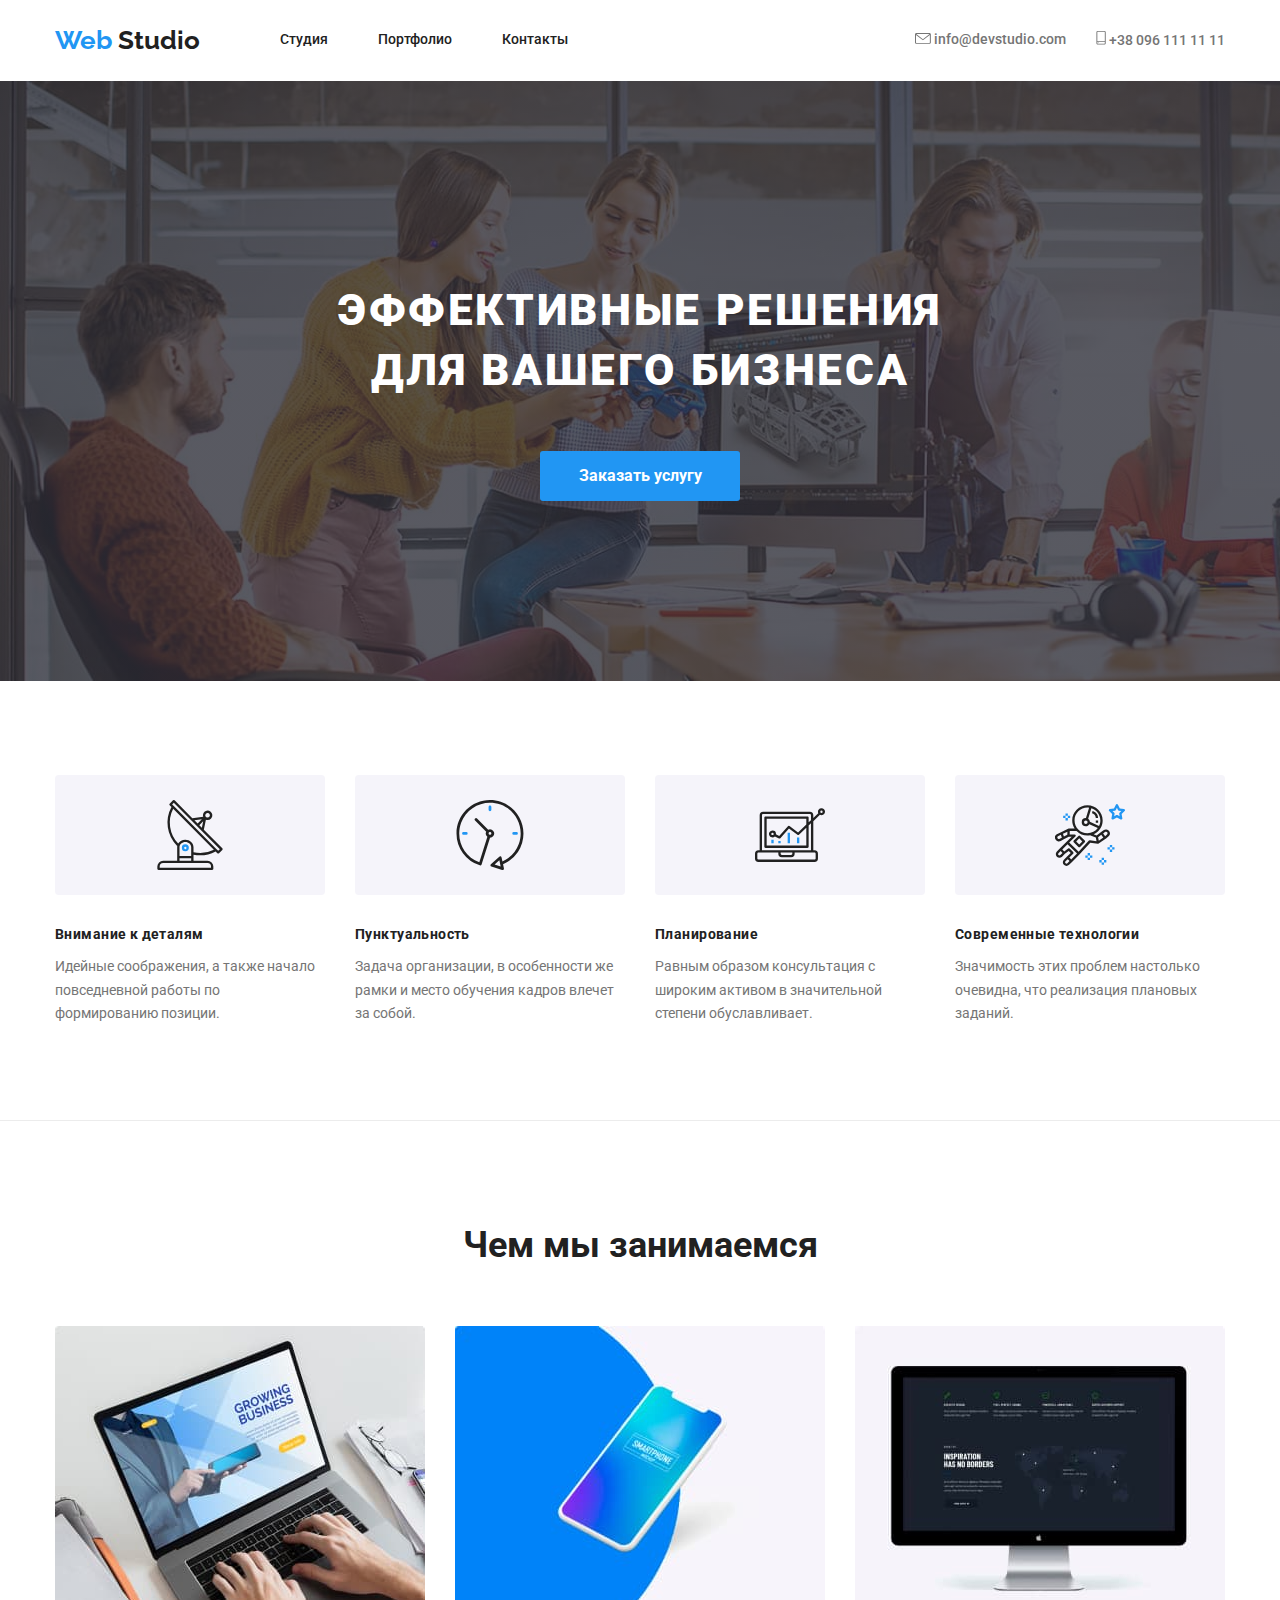
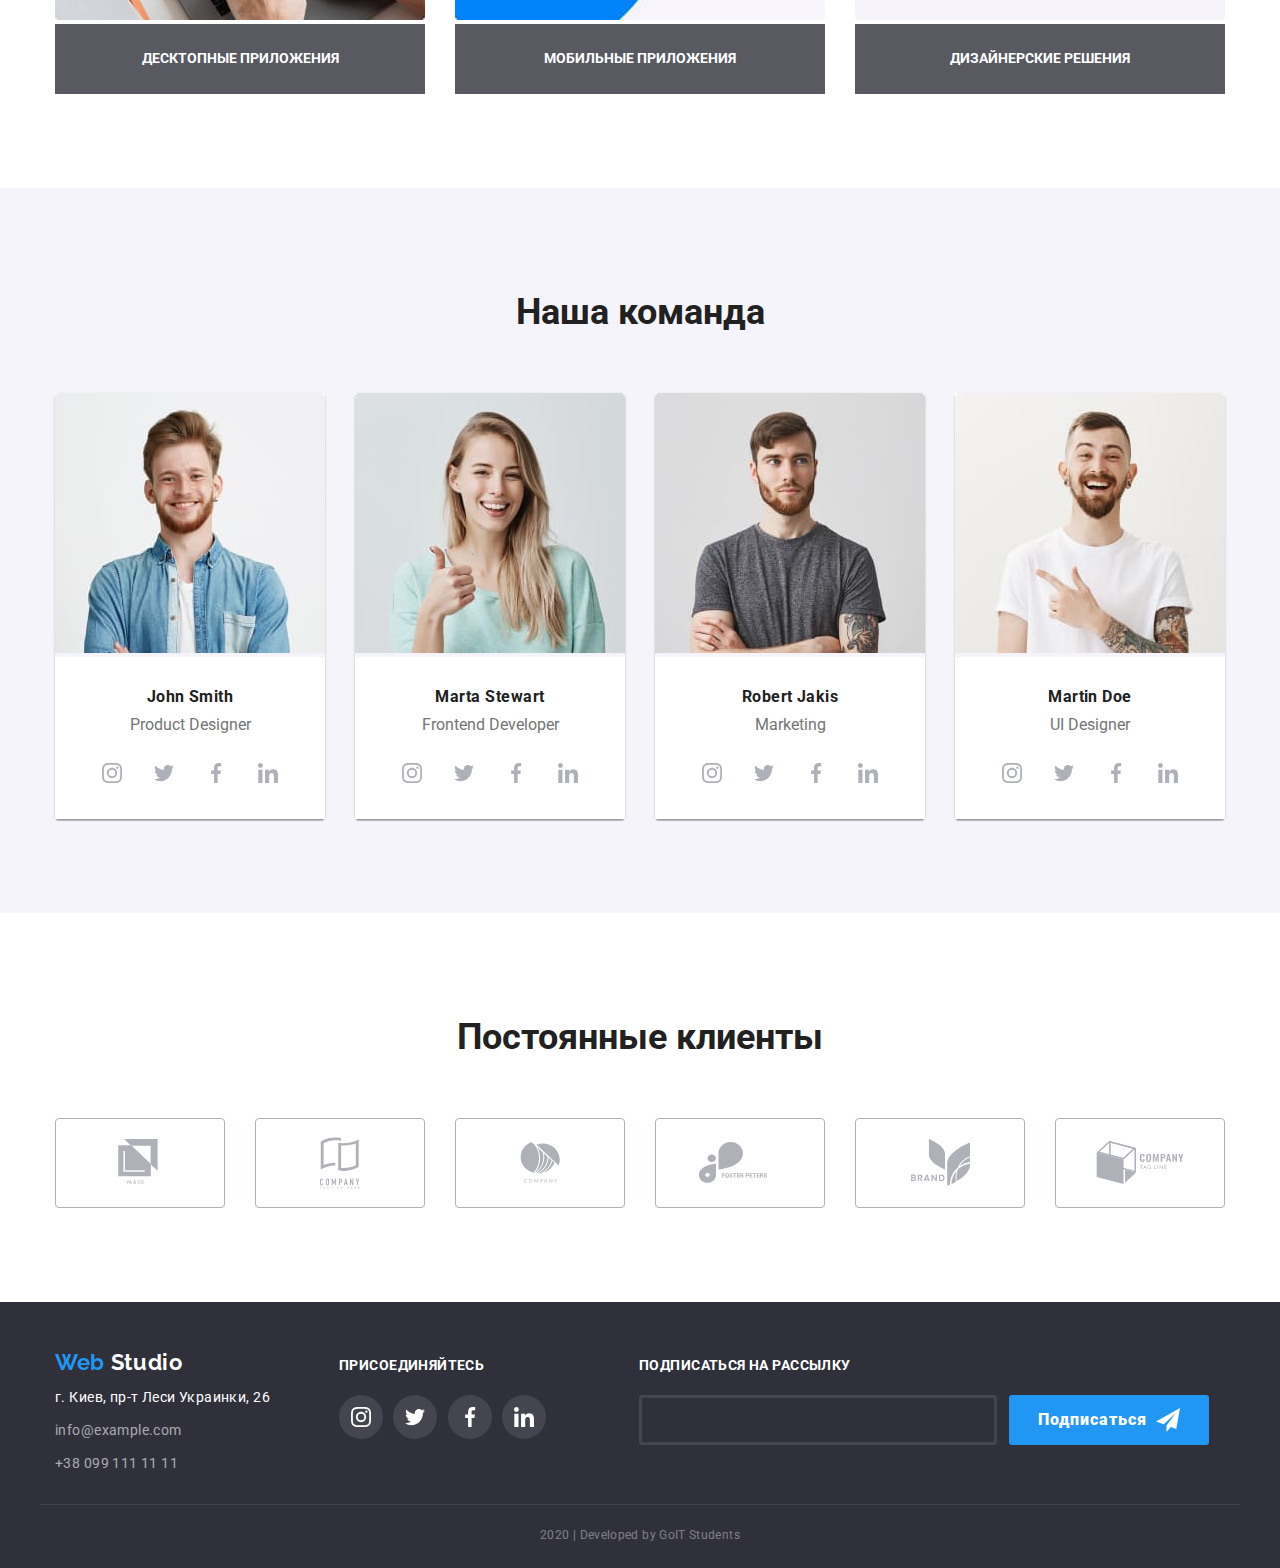
<file: index.html>
<!DOCTYPE html>
<html lang="en">
  <head>
    <meta charset="UTF-8" />
    <meta name="viewport" content="width=device-width, initial-scale=1.0" />
    <title>Document</title>
    <link
      href="https://fonts.googleapis.com/css2?family=Raleway:wght@700&family=Roboto:wght@400;500;700;900&display=swap"
      rel="stylesheet"
    />
    <link
      rel="stylesheet"
      href="https://cdnjs.cloudflare.com/ajax/libs/modern-normalize/0.6.0/modern-normalize.min.css"
    />
    <link rel="stylesheet" href="./styles/styles.css" />
  </head>
  <body class="body">
    <!--Header-->
    <header class="header">
      <div class="header-container container">
        <nav class="page-nav">
          <a class="nav-logo" href="./index.html">Web <span>Studio</span></a>
          <ul class="nav-list">
            <li class="item"><a class="link" href="./index.html">Студия</a></li>
            <li class="item">
              <a class="link" href="./portfolio.html">Портфолио</a>
            </li>
            <li class="item"><a class="link" href="">Контакты</a></li>
          </ul>
        </nav>
        <!--Contacts-->
        <ul class="nav-contacts">
          <li class="item">
            <a class="link" href="mailto:info@devstudio.com"
              ><svg class="icon icon-mail" width="16" height="11">
                <use href="./images/symbol-defs.svg#icon-mail"></use>
              </svg>
              info@devstudio.com</a
            >
          </li>
          <li class="item">
            <a class="link" href="tel:+38 096 111 11 11"
              ><svg class="icon icon-tel" width="10" height="14">
                <use href="./images/symbol-defs.svg#icon-tel"></use>
              </svg>
              +38 096 111 11 11
            </a>
          </li>
        </ul>
      </div>
    </header>
    <main class="main-index">
      <!--Hero-->
      <section class="hero">
        <h1 class="hero-title">
          Эффективные решения для вашего бизнеса
        </h1>
        <a class="hero-button" href="">Заказать услугу</a>
      </section>
      <!--Преимущества-->
      <section class="features">
        <div class="container">
          <h2 class="feature-title">Преимущества</h2>
          <ul class="features-list list-flex">
            <li class="list-item icon-antena">
              <h3>Внимание к деталям</h3>
              <p>
                Идейные соображения, а также начало повседневной работы по
                формированию позиции.
              </p>
            </li>
            <li class="list-item icon-clock">
              <h3>Пунктуальность</h3>
              <p>
                Задача организации, в особенности же рамки и место обучения
                кадров влечет за собой.
              </p>
            </li>
            <li class="list-item icon-diagram">
              <h3>Планирование</h3>
              <p>
                Равным образом консультация с широким активом в значительной
                степени обуславливает.
              </p>
            </li>
            <li class="list-item icon-astronaut">
              <h3>Современные технологии</h3>
              <p>
                Значимость этих проблем настолько очевидна, что реализация
                плановых заданий.
              </p>
            </li>
          </ul>
        </div>
      </section>
      <!--Чем мы занимаемся-->
      <section class="features-work">
        <div class="work-container container">
          <h2>Чем мы занимаемся</h2>
          <ul class="work-list list-flex">
            <li class="list-item">
              <a href=""
                ><img
                  src="./images/noutbuk.jpg"
                  alt="ноутбук"
                  title="ноутбук"
                />
                <p>Десктопные приложения</p></a
              >
            </li>
            <li class="list-item">
              <a href=""
                ><img
                  src="./images/mobile.jpg"
                  alt="смартфон"
                  title="смартфон"
                />
                <p>Мобильные приложения</p></a
              >
            </li>
            <li class="list-item">
              <a href=""
                ><img
                  src="./images/computer.jpg"
                  alt="компьютер"
                  title="компьютер"
                />
                <p>Дизайнерские решения</p>
              </a>
            </li>
          </ul>
        </div>
      </section>
      <!--Наша команда-->
      <section class="section-team">
        <div class="container">
          <h2>Наша команда</h2>
          <ul class="team-list list-flex">
            <li class="list-item">
              <img src="./images/john-smith.jpg" alt="John Smith" />
              <div class="team-card">
                <h3>John Smith</h3>
                <p>Product Designer</p>
                <ul class="social">
                  <li>
                    <a class="team-social-link" href="https://www.instagram.com"
                      ><svg class="icon">
                        <use href="./images/symbol-defs.svg#icon-instagram " />
                      </svg>
                    </a>
                  </li>
                  <li>
                    <a class="team-social-link" href="https://www.twitter.com/"
                      ><svg class="icon">
                        <use href="./images/symbol-defs.svg#icon-twitter " />
                      </svg>
                    </a>
                  </li>
                  <li>
                    <a class="team-social-link" href="https://www.facebook.com/"
                      ><svg class="icon">
                        <use href="./images/symbol-defs.svg#icon-facebook " />
                      </svg>
                    </a>
                  </li>
                  <li>
                    <a
                      class="team-social-link"
                      href="https://https://www.linkedin.com/"
                      ><svg class="icon">
                        <use href="./images/symbol-defs.svg#icon-linkedin " />
                      </svg>
                    </a>
                  </li>
                </ul>
              </div>
            </li>

            <li class="list-item">
              <img src="./images/marta-stewart.jpg" alt="Marta Stewart" />
              <div class="team-card">
                <h3>Marta Stewart</h3>
                <p>Frontend Developer</p>
                <ul class="social">
                  <li>
                    <a class="team-social-link" href="https://www.instagram.com"
                      ><svg class="icon">
                        <use href="./images/symbol-defs.svg#icon-instagram " />
                      </svg>
                    </a>
                  </li>
                  <li>
                    <a class="team-social-link" href="https://www.twitter.com/"
                      ><svg class="icon">
                        <use href="./images/symbol-defs.svg#icon-twitter " />
                      </svg>
                    </a>
                  </li>
                  <li>
                    <a class="team-social-link" href="https://www.facebook.com/"
                      ><svg class="icon">
                        <use href="./images/symbol-defs.svg#icon-facebook " />
                      </svg>
                    </a>
                  </li>
                  <li>
                    <a
                      class="team-social-link"
                      href="https://https://www.linkedin.com/"
                      ><svg class="icon">
                        <use href="./images/symbol-defs.svg#icon-linkedin " />
                      </svg>
                    </a>
                  </li>
                </ul>
              </div>
            </li>
            <li class="list-item">
              <img src="./images/robert-jakis.jpg" alt="Robert Jakis" />
              <div class="team-card">
                <h3>Robert Jakis</h3>
                <p>Marketing</p>
                <ul class="social">
                  <li>
                    <a class="team-social-link" href="https://www.instagram.com"
                      ><svg class="icon">
                        <use href="./images/symbol-defs.svg#icon-instagram " />
                      </svg>
                    </a>
                  </li>
                  <li>
                    <a class="team-social-link" href="https://www.twitter.com/"
                      ><svg class="icon">
                        <use href="./images/symbol-defs.svg#icon-twitter " />
                      </svg>
                    </a>
                  </li>
                  <li>
                    <a class="team-social-link" href="https://www.facebook.com/"
                      ><svg class="icon">
                        <use href="./images/symbol-defs.svg#icon-facebook " />
                      </svg>
                    </a>
                  </li>
                  <li>
                    <a
                      class="team-social-link"
                      href="https://https://www.linkedin.com/"
                      ><svg class="icon">
                        <use href="./images/symbol-defs.svg#icon-linkedin " />
                      </svg>
                    </a>
                  </li>
                </ul>
              </div>
            </li>
            <li class="list-item">
              <img src="./images/martin-doe.jpg" alt="Martin Doe" />
              <div class="team-card">
                <h3>Martin Doe</h3>
                <p>UI Designer</p>
                <ul class="social">
                  <li>
                    <a class="team-social-link" href="https://www.instagram.com"
                      ><svg class="icon">
                        <use href="./images/symbol-defs.svg#icon-instagram " />
                      </svg>
                    </a>
                  </li>
                  <li>
                    <a class="team-social-link" href="https://www.twitter.com/"
                      ><svg class="icon">
                        <use href="./images/symbol-defs.svg#icon-twitter " />
                      </svg>
                    </a>
                  </li>
                  <li>
                    <a class="team-social-link" href="https://www.facebook.com/"
                      ><svg class="icon">
                        <use href="./images/symbol-defs.svg#icon-facebook " />
                      </svg>
                    </a>
                  </li>
                  <li>
                    <a
                      class="team-social-link"
                      href="https://https://www.linkedin.com/"
                      ><svg class="icon">
                        <use href="./images/symbol-defs.svg#icon-linkedin " />
                      </svg>
                    </a>
                  </li>
                </ul>
              </div>
            </li>
          </ul>
        </div>
      </section>
      <!--Постоянные клиенты-->
      <section class="clients">
        <div class="clients-container container">
          <h2>Постоянные клиенты</h2>
          <ul class="client-list list-flex">
            <li class="list-item">
              <a class="clients-link" href=""
                ><svg class="icon-clients" width="44" height="48">
                  <use href="./images/symbol-defs.svg#icon-logo-1 " />
                </svg>
              </a>
            </li>
            <li class="list-item">
              <a class="clients-link" href=""
                ><svg class="icon-clients" width="40" height="52">
                  <use href="./images/symbol-defs.svg#icon-logo-2 " />
                </svg>
              </a>
            </li>
            <li class="list-item">
              <a class="clients-link" href=""
                ><svg class="icon-clients" width="41" height="41">
                  <use href="./images/symbol-defs.svg#icon-logo-3 " />
                </svg>
              </a>
            </li>
            <li class="list-item">
              <a class="clients-link" href=""
                ><svg class="icon-clients" width="82" height="41">
                  <use href="./images/symbol-defs.svg#icon-logo-4 " />
                </svg>
              </a>
            </li>
            <li class="list-item">
              <a class="clients-link" href=""
                ><svg class="icon-clients" width="59" height="47">
                  <use href="./images/symbol-defs.svg#icon-logo-5 " />
                </svg>
              </a>
            </li>
            <li class="list-item">
              <a class="clients-link" href=""
                ><svg class="icon-clients" width="88" height="44">
                  <use href="./images/symbol-defs.svg#icon-logo-6 " />
                </svg>
              </a>
            </li>
          </ul>
        </div>
      </section>
    </main>
    <!--Футер-->
    <footer class="footer-section">
      <div class="footer container">
        <div>
          <a class="footer-link" href="/">Web <span> Studio</span></a>
          <address class="footer-adress">
            <p class="adress">г. Киев, пр-т Леси Украинки, 26</p>
            <a class="mail" href="">info@example.com</a>
            <a class="telephone" href="">+38 099 111 11 11</a>
          </address>
        </div>
        <div class="footer-social">
          <b>Присоединяйтесь</b>
          <ul class="list">
            <li>
              <a class="footer-social-link" href="https://www.instagram.com"
                ><svg class="icon">
                  <use href="./images/symbol-defs.svg#icon-instagram " />
                </svg>
              </a>
            </li>
            <li>
              <a class="footer-social-link" href="https://www.twitter.com/"
                ><svg class="icon">
                  <use href="./images/symbol-defs.svg#icon-twitter " />
                </svg>
              </a>
            </li>
            <li>
              <a class="footer-social-link" href="https://www.facebook.com/"
                ><svg class="icon">
                  <use href="./images/symbol-defs.svg#icon-facebook " />
                </svg>
              </a>
            </li>
            <li>
              <a
                class="footer-social-link"
                href="https://https://www.linkedin.com/"
              >
                <svg class="icon">
                  <use href="./images/symbol-defs.svg#icon-linkedin " />
                </svg>
              </a>
            </li>
          </ul>
        </div>
        <div class="subscribe">
          <b>Подписаться на рассылку</b>
          <div class="footer-form">
            <input class="input" type="text" />
            <button class="footer-button">
              Подписаться
              <svg class="icon-telegram">
                <use href="./images/symbol-defs.svg#icon-telegram " />
              </svg>
            </button>
          </div>
        </div>
      </div>
      <p class="copyright container">2020 | Developed by GoIT Students</p>
    </footer>
  </body>
</html>
</file>
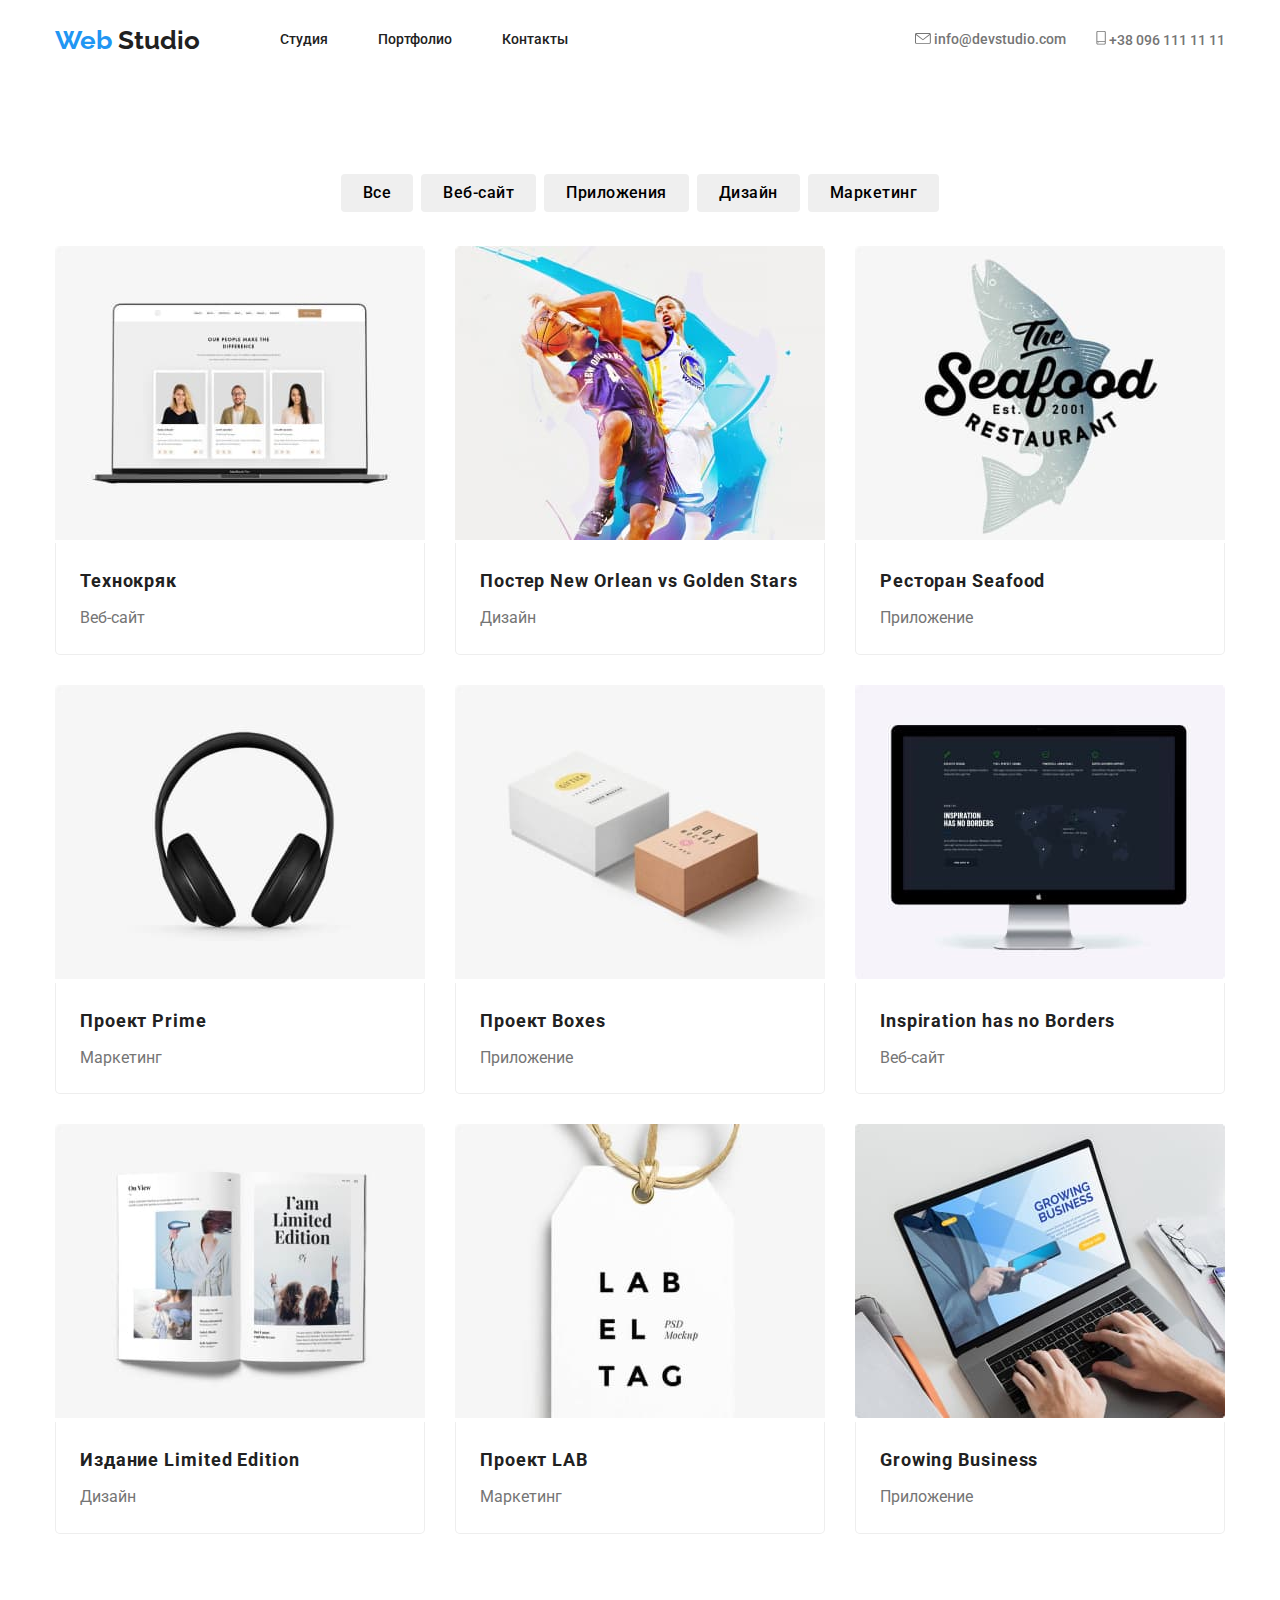
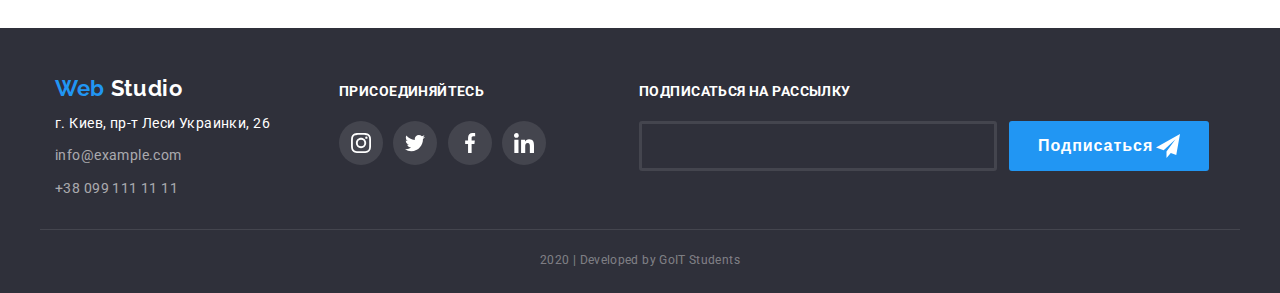
<file: portfolio.html>
<!DOCTYPE html>
<html lang="en">
  <head>
    <meta charset="UTF-8" />
    <meta name="viewport" content="width=device-width, initial-scale=1.0" />
    <title>Document</title>
    <link rel="stylesheet" href="./styles/styles.css" />
    <link
      href="https://fonts.googleapis.com/css2?family=Raleway:wght@700&family=Roboto:wght@400;500;700;900&display=swap"
      rel="stylesheet"
    />
  </head>
  <body class="body">
    <!--Header-->
    <header class="header">
      <div class="header-container container">
        <nav class="page-nav">
          <a class="nav-logo" href="./index.html">Web <span>Studio</span></a>
          <ul class="nav-list">
            <li class="item"><a class="link" href="./index.html">Студия</a></li>
            <li class="item">
              <a class="link" href="./portfolio.html">Портфолио</a>
            </li>
            <li class="item"><a class="link" href="">Контакты</a></li>
          </ul>
        </nav>
        <!--Contacts-->
        <ul class="nav-contacts">
          <li class="item">
            <a class="link" href="mailto:info@devstudio.com
"
              ><svg class="icon icon-mail" width="16" height="11">
                <use href="./images/symbol-defs.svg#icon-mail"></use>
              </svg>
              info@devstudio.com</a
            >
          </li>
          <li class="item">
            <a class="link" href="tel:+38 096 111 11 11"
              ><svg class="icon icon-tel" width="10" height="14">
                <use href="./images/symbol-defs.svg#icon-tel"></use>
              </svg>
              +38 096 111 11 11
            </a>
          </li>
        </ul>
      </div>
    </header>
    <!--Основной контент-->
    <main>
      <section class="portfolio">
        <div class="container">
          <h1 class="title-portf">Заголовок</h1>
          <ul class="list-button">
            <li class="list-item"><button type="button">Все</button></li>
            <li class="list-item"><button type="button">Веб-сайт</button></li>
            <li class="list-item"><button type="button">Приложения</button></li>
            <li class="list-item"><button type="button">Дизайн</button></li>
            <li class="list-item"><button type="button">Маркетинг</button></li>
          </ul>
        </div>
      </section>
      <section class="content">
        <div class="content-container container">
          <ul class="list-content">
            <li class="list-item">
              <a href="">
                <img src="./images/Technokrjak.jpg" alt="Ноутбук" />
                <!-- <p>
                  Технокряк это современная площадка распространения
                  коронавируса. Компании используют эту платформу для цифрового
                  шпионажа и атак на защищённые сервера конкурентов.
                </p> -->
                <div class="content-name"><h2 class="title">Технокряк</h2>
                <p>Веб-сайт</p></a
              ></div>
            </li>
            <li class="list-item">
              <a href=""
                ><img src="./images/Basket.jpg" alt="Баскетбол" />
                <!-- <p>
                  Технокряк это современная площадка распространения
                  коронавируса. Компании используют эту платформу для цифрового
                  шпионажа и атак на защищённые сервера конкурентов.
                </p> -->
                <div class="content-name"><h2 class="title">Постер New Orlean vs Golden Stars</h2>
                <p>Дизайн</p></a
              ></div>
            </li>
            <li class="list-item">
              <a href=""
                ><img src="./images/seafood.jpg" alt="Лого ресторана" />
                <!-- <p>
                  Технокряк это современная площадка распространения
                  коронавируса. Компании используют эту платформу для цифрового
                  шпионажа и атак на защищённые сервера конкурентов.
                </p> -->
                <div class="content-name"><h2 class="title">Ресторан Seafood</h2>
                <p>Приложение</p></a
              ></div>
            </li>
            <li class="list-item">
              <a href=""
                ><img src="./images/headphones.jpg" alt="Наушники" />
                <!-- <p>
                  Технокряк это современная площадка распространения
                  коронавируса. Компании используют эту платформу для цифрового
                  шпионажа и атак на защищённые сервера конкурентов.
                </p> -->
                <div class="content-name"><h2 class="title">Проект Prime</h2>
                <p>Маркетинг</p></a
              ></div>
            </li>
            <li class="list-item">
              <a href=""
                ><img src="./images/box.jpg" alt="Коробки" />
                <!-- <p>
                  Технокряк это современная площадка распространения
                  коронавируса. Компании используют эту платформу для цифрового
                  шпионажа и атак на защищённые сервера конкурентов.
                </p> -->
                <div class="content-name"><h2 class="title">Проект Boxes</h2>
                <p>Приложение</p></a
              ></div>
            </li>
            <li class="list-item">
              <a href=""
                ><img src="./images/computer.jpg" alt="Компьютер" />
                <!-- <p> 
                  Технокряк это современная площадка распространения
                  коронавируса. Компании используют эту платформу для цифрового
                  шпионажа и атак на защищённые сервера конкурентов.
                </p> -->
                <div class="content-name"><h2 class="title">Inspiration has no Borders</h2>
                <p>Веб-сайт</p></a
              ></div>
            </li>
            <li class="list-item">
              <a href=""
                ><img src="./images/journal.jpg" alt="Журнал" />
                <!--  <p>
                  Технокряк это современная площадка распространения
                  коронавируса. Компании используют эту платформу для цифрового
                  шпионажа и атак на защищённые сервера конкурентов.
                </p> -->
                <div class="content-name"><h2 class="title">Издание Limited Edition</h2>
                <p>Дизайн</p></a
              ></div>
            </li>
            <li class="list-item">
              <a href=""
                ><img src="./images/lab.jpg" alt="Лого компании" />
                <!--  <p>
                  Технокряк это современная площадка распространения
                  коронавируса. Компании используют эту платформу для цифрового
                  шпионажа и атак на защищённые сервера конкурентов.
                </p> -->
                <div class="content-name"><h2 class="title">Проект LAB</h2>
                <p>Маркетинг</p></a
              ></div>
            </li>
            <li class="list-item">
              <a href=""
                ><img src="./images/noutbuk.jpg" alt="Ноутбук" />
                <!--  <p>
                  Технокряк это современная площадка распространения
                  коронавируса. Компании используют эту платформу для цифрового
                  шпионажа и атак на защищённые сервера конкурентов.
                </p> -->
                <div class="content-name"><h2 class="title">Growing Business</h2>
                <p>Приложение</p></a
              ></div>
            </li>
          </ul>
        </div>
      </section>
    </main>
    <!--Футер-->
    <footer class="footer-section">
      <div class="footer container">
        <div>
          <a class="footer-link" href="/">Web <span> Studio</span></a>
          <address class="footer-adress">
            <p class="adress">г. Киев, пр-т Леси Украинки, 26</p>
            <a class="mail" href="">info@example.com</a>
            <a class="telephone" href="">+38 099 111 11 11</a>
          </address>
        </div>
        <div class="footer-social">
          <b>Присоединяйтесь</b>
          <ul class="list">
            <li>
              <a class="footer-social-link" href="https://www.instagram.com"
                ><svg class="icon">
                  <use href="./images/symbol-defs.svg#icon-instagram " />
                </svg>
              </a>
            </li>
            <li>
              <a class="footer-social-link" href="https://www.twitter.com/"
                ><svg class="icon">
                  <use href="./images/symbol-defs.svg#icon-twitter " />
                </svg>
              </a>
            </li>
            <li>
              <a class="footer-social-link" href="https://www.facebook.com/"
                ><svg class="icon">
                  <use href="./images/symbol-defs.svg#icon-facebook " />
                </svg>
              </a>
            </li>
            <li>
              <a
                class="footer-social-link"
                href="https://https://www.linkedin.com/"
              >
                <svg class="icon">
                  <use href="./images/symbol-defs.svg#icon-linkedin " />
                </svg>
              </a>
            </li>
          </ul>
        </div>
        <div class="subscribe">
          <b>Подписаться на рассылку</b>
          <div class="footer-form">
            <input class="input" type="text" />
            <button class="footer-button">
              Подписаться
              <svg class="icon-telegram">
                <use href="./images/symbol-defs.svg#icon-telegram " />
              </svg>
            </button>
          </div>
        </div>
      </div>
      <p class="copyright container">2020 | Developed by GoIT Students</p>
    </footer>
  </body>
</html>
</file>
<file: styles/styles.css>
:root {
  --accent-color: #2196f3;
  --primary-text-color: #212121;
  --secondary-text-color: #757575;
}
html {
  background-color: #e5e5e5;
  box-sizing: border-box;
}
*,
*::before,
*::after {
  box-sizing: inherit;
}

/*цвет основного текста #212121;
вторичный цвет текста #757575
цвет акцента #2196F3
вторичный цвет макета #F5F4FA
цвет подвала #2F303A*/

.body {
  color: var(--primary-text-color);
  font-family: roboto, sans-serif;
  font-size: 14px;
  font-weight: 500;
  line-height: 1.14;
  margin: 0px;
  background-color: rgb(255, 255, 255);
}
.container {
  width: 1200px;
  padding-left: 15px;
  padding-right: 15px;
  margin-left: auto;
  margin-right: auto;
}
ul {
  list-style: none;
}
.container ul {
  margin-bottom: 0;
  margin-top: 0;
  padding-left: 0px;
}
a {
  text-decoration: none;
  color: var(--primary-text-color);
  display: block;
}

h3 {
  font-weight: bold;
  font-size: 14px;
  line-height: 1.42;
  letter-spacing: 0.03em;
  margin: 0px;
}
.main-index h2 {
  font-weight: bold;
  font-size: 36px;
  line-height: 1.7;
  text-align: center;
  margin: 0px;
  padding-bottom: 50px;
}
.list-flex {
  display: flex;
  justify-content: space-between;
}

/*--header--*/
.header-container {
  display: flex;
  align-items: center;
}
.page-nav {
  display: flex;
  align-items: center;
}
.nav-contacts {
  display: flex;
  align-items: center;
  margin-left: auto;
}
.nav-logo {
  font-family: Raleway, sans-serif;
  font-weight: bold;
  font-size: 26px;
  line-height: 1.19;
  color: var(--accent-color);
  margin-right: 80px;
  padding-top: 25px;
  padding-bottom: 25px;
}
.nav-logo span {
  color: var(--primary-text-color);
}
.nav-logo :focus {
  color: var(--accent-color);
}
.nav-list :hover,
.nav-list :focus {
  color: var(--accent-color);
}
.nav-list {
  display: flex;
}
.nav-list .link {
  padding-top: 32px;
  padding-bottom: 32px;
}
.nav-list .item:not(:last-child) {
  margin-right: 50px;
}
.nav-contacts {
  display: flex;
  align-items: center;
}
.nav-contacts .item + .item {
  margin-left: 30px;
}
.nav-contacts .link {
  color: var(--secondary-text-color);
}

.nav-contacts .link:hover,
.nav-contacts .link:focus {
  color: var(--accent-color);
}
.nav-contacts .link:hover > .icon-mail {
  fill: var(--accent-color);
}
.nav-contacts .link:focus > .icon-mail {
  fill: var(--accent-color);
}
.nav-contacts .link:hover > .icon-tel {
  fill: var(--accent-color);
}
.nav-contacts .link:focus > .icon-tel {
  fill: var(--accent-color);
}
.icon-mail,
.icon-tel {
  color: var(--secondary-text-color);
  fill: currentColor;
}

/*hero*/
.hero {
  text-align: center;
  background-image: linear-gradient(
      to right,
      rgba(47, 48, 58, 0.8),
      rgba(47, 48, 58, 0.8)
    ),
    url(../images/Header.jpg);
  background-color: #f5f4fa;
  max-width: 1600px;
  height: 600px;
  margin: auto;
}
.hero-title {
  font-weight: 900;
  font-size: 44px;
  line-height: 1.36;
  text-transform: uppercase;
  color: #ffffff;
  margin: 0px auto 50px auto;
  width: 646px;
  letter-spacing: 0.06em;
  padding-top: 200px;
}
.hero-button {
  display: inline-block;
  padding: 10px 32px;
  font-weight: 700;
  font-size: 16px;
  line-height: 1.87;
  color: #ffffff;
  background-color: var(--accent-color);
  border-radius: 3px;
  min-width: 200px;
}
.hero-button:hover,
.hero-button:focus {
  color: rgb(255, 255, 255);
}

/*features*/

.features-list {
  display: flex;
  justify-content: space-between;
}
.features-list .list-item::before {
  content: "";
  display: block;
  background: #f5f4fa;
  background-repeat: no-repeat;
  width: 270px;
  height: 120px;
  background-position: center;
  border-radius: 4px;
}
.features-list .icon-antena::before {
  background-image: url(../images/antenna.svg);
}
.features-list .icon-clock::before {
  background-image: url(../images/clock.svg);
}
.features-list .icon-diagram::before {
  background-image: url(../images/diagram.svg);
}
.features-list .icon-astronaut::before {
  background-image: url(../images/astronaut.svg);
}
.feature-title {
  display: none;
}
.features {
  padding-top: 94px;
  padding-bottom: 94px;
}
.features-list .list-item {
  width: 270px;
}
.features-list h3 {
  margin-top: 30px;
  margin-bottom: 10px;
}

.features-list p {
  color: var(--secondary-text-color);
  font-weight: 400;
  line-height: 1.7;
  margin: 0px;
}
/*-------work------*/
.features-work {
  border-top: 1px solid #ececec;
  padding-top: 94px;
  padding-bottom: 94px;
}
.features-work p {
  text-transform: uppercase;
  color: #ffffff;
  background-color: rgba(47, 48, 58, 0.8);
  font-weight: 700;
  margin: 0px;
  text-align: center;
  padding-top: 27px;
  padding-bottom: 27px;
}
.work-list .list-item {
  width: 370px;
}
.work-list p:hover,
.work-list p:focus {
  color: var(--accent-color);
}

/*section-team*/

.section-team {
  padding-top: 94px;
  padding-bottom: 94px;
  background-color: #f5f4fa;
  margin-left: auto;
  margin-right: auto;
}
.team-card {
  background-color: white;
  padding-top: 30px;
  padding-bottom: 24px;
}
.team-card h3 {
  text-align: center;
  font-size: 16px;
  line-height: 1.19;
}
.team-card p {
  margin-top: 10px;
  margin-bottom: 16px;
  text-align: center;
  font-weight: 400;
  color: var(--secondary-text-color);
  font-size: 16px;
}
.team-card .social {
  display: flex;
  justify-content: space-between;
  margin-left: 35px;
  margin-right: 35px;
}
.team-social-link {
  border-radius: 50%;
  width: 44px;
  height: 44px;
  display: flex;
  justify-content: center;
  align-items: center;
  color: #afb1b8;
}
.team-social-link .icon {
  width: 20px;
  height: 20px;
  fill: currentColor;
}

.team-social-link:hover,
.team-social-link:focus {
  background-color: var(--accent-color);
  color: white;
}
.team-list .list-item {
  box-shadow: 0px 2px 1px rgba(0, 0, 0, 0.2), 0px 1px 1px rgba(0, 0, 0, 0.14),
    0px 1px 3px rgba(0, 0, 0, 0.12);
  border-radius: 4px;
}
/*clients*/

.clients-link {
  width: 170px;
  height: 90px;
  display: flex;
  color: #afb1b8;
  fill: currentColor;
  border: 1px solid currentColor;
  border-radius: 4px;
  display: inline-flex;
  justify-content: center;
  align-items: center;
}

.clients {
  padding-top: 94px;
  padding-bottom: 94px;
}

.clients-link:hover,
.clients-link:focus {
  fill: var(--accent-color);
  border: 1px solid var(--accent-color);
  border-radius: 4px;
}

/*footer*/
.footer {
  display: flex;
  align-items: baseline;
}
.footer-section {
  background-color: #2f303a;
  padding-top: 48px;
}
.footer-link {
  color: var(--accent-color);
  font-size: 22px;
  font-family: raleway, sans-serif;
  font-weight: 700;
  line-height: 1.18;
  letter-spacing: 0.03em;
}

.footer-link span {
  color: #ffffff;
}
.footer-link:hover,
.footer-link:focus {
  color: var(--accent-color);
}

.footer-adress {
  font-weight: 400;
  line-height: 1.71;
  letter-spacing: 0.03em;
  font-style: normal;
}
.adress {
  color: #ffffff;
  margin-top: 10px;
  margin-bottom: 9px;
}
.mail {
  color: rgba(255, 255, 255, 0.6);
  display: block;
}
.telephone {
  display: block;
  color: rgba(255, 255, 255, 0.6);
  margin-top: 9px;
  margin-bottom: 28px;
}

.footer-social {
  margin-left: 69px;
  margin-right: 93px;
  width: 207px;
}

.footer-form {
  display: flex;
}
.input {
  width: 358px;
  height: 50px;
  border: solid rgba(255, 255, 255, 0.1);
  border-radius: 3px;
  background-color: rgba(0, 0, 0, 0);
}
.footer b {
  display: block;
  color: #ffffff;
  font-weight: bold;
  letter-spacing: 0.03em;
  margin-bottom: 21px;
  text-transform: uppercase;
}
.footer-social .list {
  display: flex;
  justify-content: space-between;
}
.footer-social-link {
  background-color: rgba(255, 255, 255, 0.1);
  border-radius: 50%;
  width: 44px;
  height: 44px;
  display: flex;
  justify-content: center;
  align-items: center;
  color: rgb(255, 255, 255);
}
.footer-social-link .icon {
  fill: currentColor;
  width: 20px;
  height: 20px;
}
.footer-social a:hover,
.footer-social a:focus {
  background-color: var(--accent-color);
}

.footer-button {
  display: flex;
  color: white;
  background-color: var(--accent-color);
  padding: 10px 29px;
  border-radius: 3px;
  border: none;
  min-width: 200px;
  font-weight: 900;
  font-size: 16px;
  line-height: 1.87;
  letter-spacing: 0.06em;
  margin-left: 12px;
  align-items: center;
  justify-content: space-between;
}
.icon-telegram {
  width: 24px;
  height: 24px;
  fill: currentColor;
}

.footer-form li:hover,
.footer-form li:focus {
  background-color: var(--accent-color);
}

.copyright {
  font-weight: normal;
  font-size: 12px;
  line-height: 2;
  letter-spacing: 0.03em;
  color: rgba(255, 255, 255, 0.4);
  text-align: center;
  padding-bottom: 21px;
  padding-top: 18px;
  border-top: 1px solid rgba(255, 255, 255, 0.1);
  margin-top: 0px;
  margin-bottom: 0px;
}

/*----------------------------------PORTFOLIO---------------------------------*/

.portfolio {
  padding-top: 93px;
  padding-bottom: 34px;
}
.title-portf {
  display: none;
}
.list-button li {
  display: inline;
}
.list-button {
  display: flex;
  justify-content: center;
  margin: 0px;
  padding: 0px;
}
.list-button button {
  border: 0px;
  font-family: roboto, sans-serif;
  border-radius: 4px;
  font-size: 16px;
  font-weight: 500;
  line-height: 1.6;
  padding: 6px 22px;
  letter-spacing: 0.03em;
}
.list-button .list-item:not(:last-child) {
  margin-right: 8px;
}
.list-button :hover,
.list-button :focus {
  background-color: var(--accent-color);
  color: #ffffff;
  border-radius: 4px;
}
.content {
  padding-bottom: 94px;
}
.list-content {
  display: flex;
  flex-wrap: wrap;
}
.list-content .list-item {
  width: calc((100% - 60px) / 3);
  margin-bottom: 30px;
  margin-right: 30px;
}
.list-content .list-item:hover > .content-name {
  box-shadow: 1px 4px 6px rgba(0, 0, 0, 0.16), 0px 4px 4px rgba(0, 0, 0, 0.06),
    0px 1px 1px rgba(0, 0, 0, 0.12);
}
.list-content .list-item:focus > .content-name {
  box-shadow: 1px 4px 6px rgba(0, 0, 0, 0.16), 0px 4px 4px rgba(0, 0, 0, 0.06),
    0px 1px 1px rgba(0, 0, 0, 0.12);
}
.list-content .list-item:nth-child(3n) {
  margin-right: 0px;
}
.list-content .list-item:nth-last-child(-n + 3) {
  margin-bottom: 0px;
}
.list-content .title {
  font-size: 18px;
  line-height: 2;
  margin-top: 0px;
  margin-bottom: 4px;
  letter-spacing: 0.05em;
}
.list-content p {
  font-weight: normal;
  font-size: 16px;
  line-height: 1.9;
  color: var(--secondary-text-color);
  margin-top: 0px;
  margin-bottom: 0px;
}
.content-name {
  padding: 20px 24px;
  background: #ffffff;
  border: 1px solid #eeeeee;
  border-top: hidden;
  border-radius: 0px 0px 5px 5px;
}
</file>
